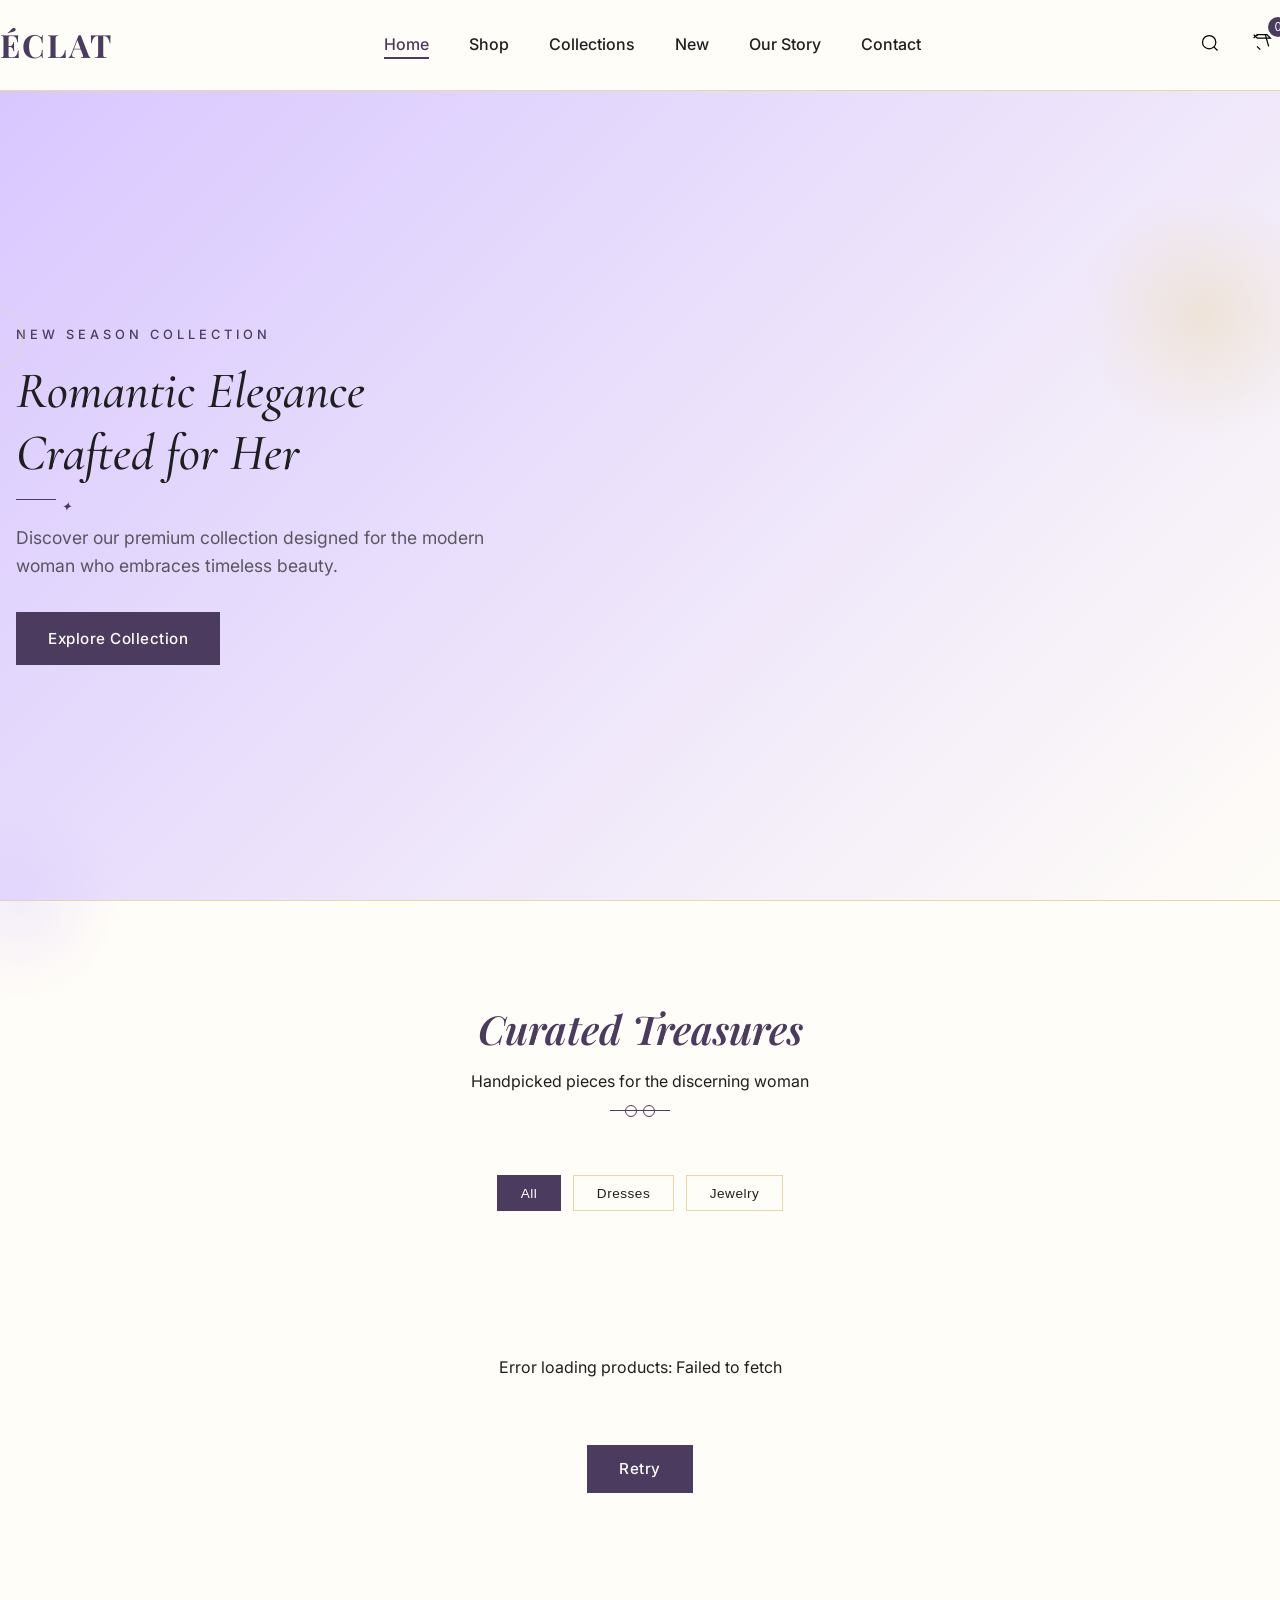
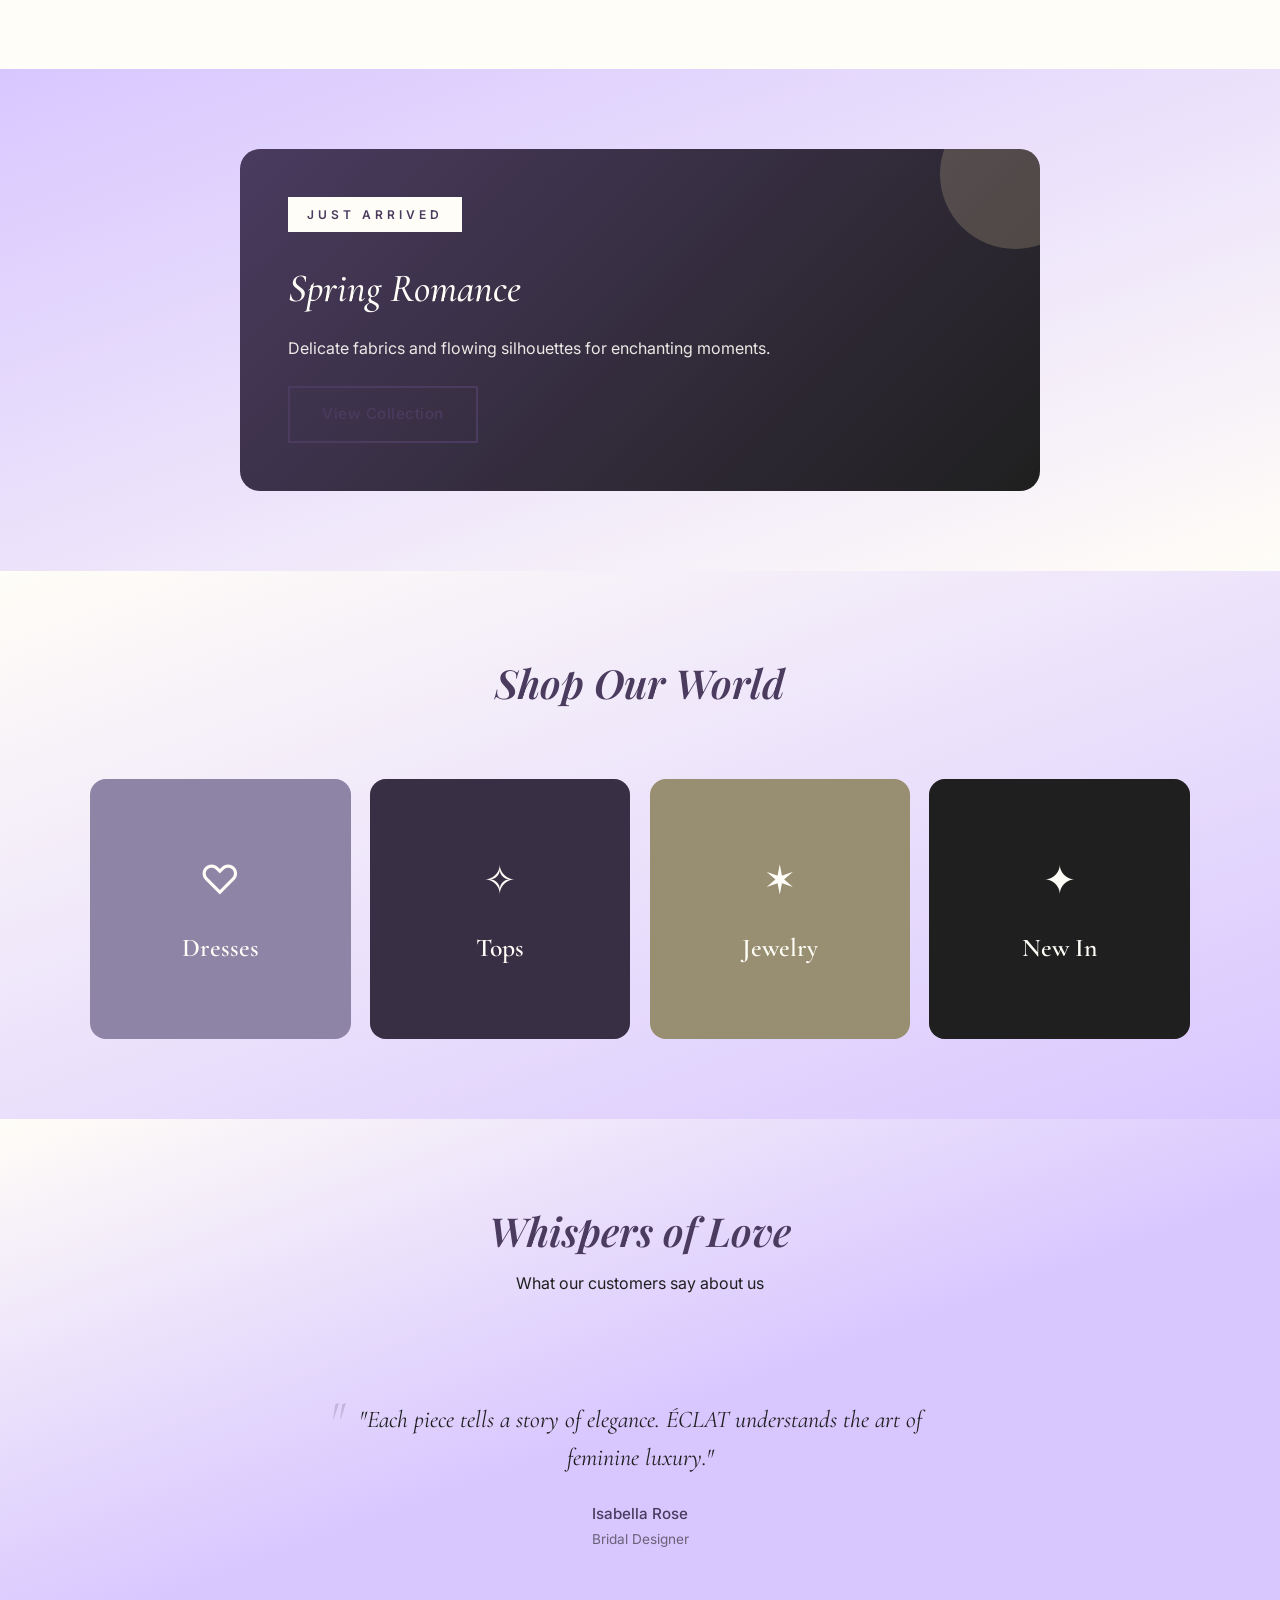
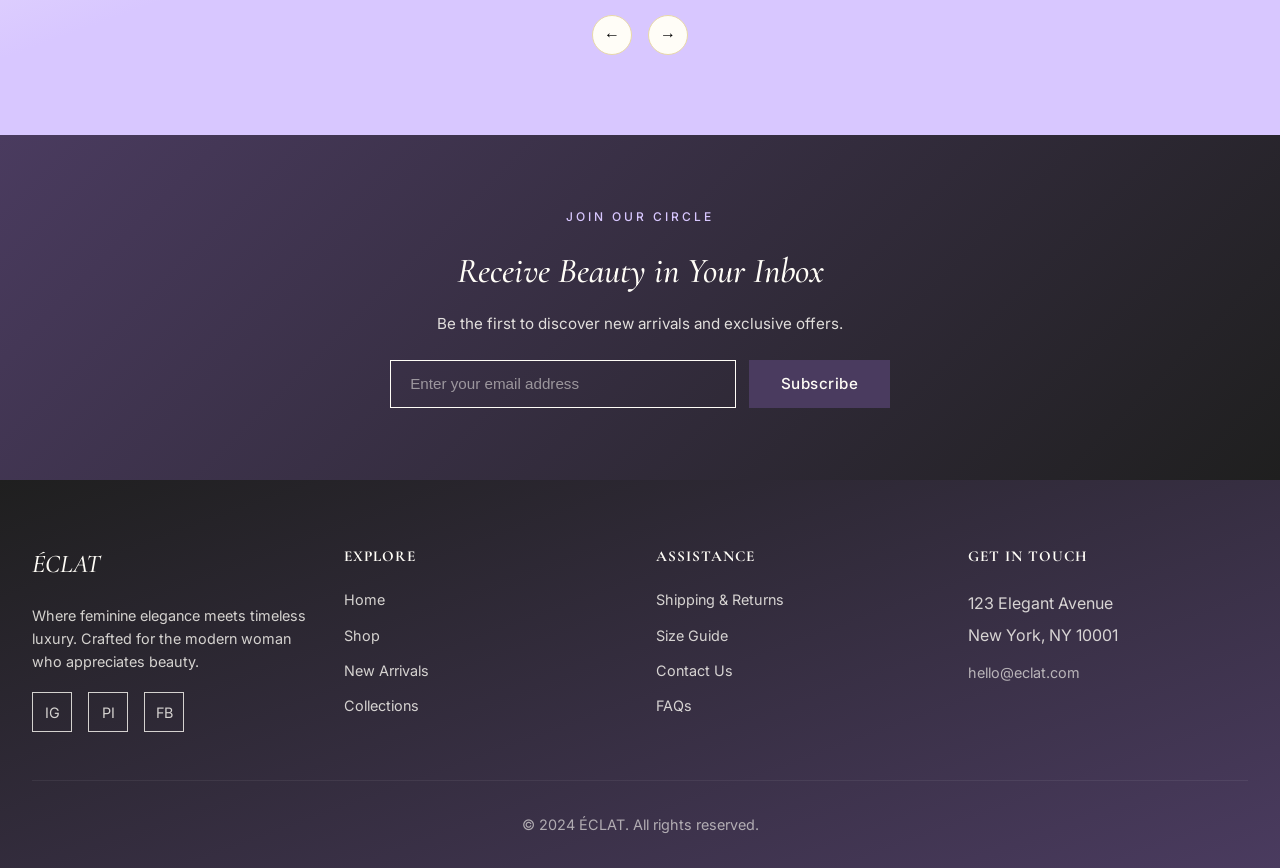
<file: AI-code/index.html>
<!DOCTYPE html>
<html lang="en">
<head>
    <meta charset="UTF-8">
    <meta name="viewport" content="width=device-width, initial-scale=1.0">
    <title>ÉCLAT | Feminine Luxury Fashion</title>
    <link rel="preconnect" href="https://fonts.googleapis.com">
    <link rel="preconnect" href="https://fonts.gstatic.com" crossorigin>
    <link href="https://fonts.googleapis.com/css2?family=Playfair+Display:wght@400;500;600;700&family=Cormorant+Garamond:wght@400;500;600&family=Inter:wght@300;400;500;600&display=swap" rel="stylesheet">
    <link rel="stylesheet" href="css/style.css">
</head>
<body>
    <nav class="navbar">
        <div class="nav-container">
            <a href="#" class="logo">ÉCLAT</a>
            <ul class="nav-menu">
                <li><a href="#home" class="nav-link active">Home</a></li>
                <li><a href="#featured" class="nav-link">Shop</a></li>
                <li><a href="#collections" class="nav-link">Collections</a></li>
                <li><a href="#new" class="nav-link">New</a></li>
                <li><a href="#about" class="nav-link">Our Story</a></li>
                <li><a href="#contact" class="nav-link">Contact</a></li>
            </ul>
            <div class="nav-actions">
                <button class="search-btn" aria-label="Search">
                    <svg width="20" height="20" viewBox="0 0 24 24" fill="none" stroke="currentColor" stroke-width="1.5"><circle cx="11" cy="11" r="8"/><path d="m21 21-4.35-4.35"/></svg>
                </button>
                <button class="cart-btn" aria-label="Shopping Cart">
                    <svg width="20" height="20" viewBox="0 0 24 24" fill="none" stroke="currentColor" stroke-width="1.5"><path d="M6 2 2 6"/><path d="M2 2l4 4"/><path d="M6 2h12l4 4H6"/><path d="M6 16l4 4"/><path d="M16 2l4 14"/><path d="M6 2v2"/></svg>
                    <span class="cart-count">0</span>
                </button>
                <button class="menu-toggle" aria-label="Menu">
                    <span></span>
                    <span></span>
                    <span></span>
                </button>
            </div>
        </div>
        <div class="search-overlay">
            <div class="search-container">
                <input type="search" placeholder="Search our collection..." class="search-input">
                <button class="search-close" aria-label="Close Search">×</button>
            </div>
        </div>
    </nav>

    <header id="home" class="hero">
        <div class="hero-content">
            <span class="hero-subtitle">New Season Collection</span>
            <h1 class="hero-title">Romantic Elegance<br>Crafted for Her</h1>
            <p class="hero-text">Discover our premium collection designed for the modern woman who embraces timeless beauty.</p>
            <a href="#featured" class="btn btn-primary">Explore Collection</a>
        </div>
    </header>

    <section id="featured" class="section featured-section">
        <div class="container">
            <div class="section-header">
                <h2>Curated Treasures</h2>
                <p>Handpicked pieces for the discerning woman</p>
                <div class="decorative-line"></div>
            </div>
            <div class="filters">
                <button class="filter-btn active" data-category="all">All</button>
                <button class="filter-btn" data-category="women's clothing">Dresses</button>
                <button class="filter-btn" data-category="jewelery">Jewelry</button>
            </div>
            <div class="products-loader">
                <div class="spinner"></div>
            </div>
            <div class="products-grid"></div>
        </div>
    </section>

    <section id="new" class="section new-section">
        <div class="container">
            <div class="new-collection">
                <div class="new-content">
                    <span class="new-badge">Just Arrived</span>
                    <h2>Spring Romance</h2>
                    <p>Delicate fabrics and flowing silhouettes for enchanting moments.</p>
                    <a href="#featured" class="btn btn-outline">View Collection</a>
                </div>
            </div>
        </div>
    </section>

    <section id="collections" class="section categories-section">
        <div class="container">
            <div class="section-header">
                <h2>Shop Our World</h2>
            </div>
            <div class="categories-grid">
                <a href="#featured" class="category-card" data-category="women's clothing">
                    <div class="category-overlay">
                        <span class="category-icon">♡</span>
                        <h3>Dresses</h3>
                    </div>
                </a>
                <a href="#featured" class="category-card" data-category="women's clothing">
                    <div class="category-overlay">
                        <span class="category-icon">✧</span>
                        <h3>Tops</h3>
                    </div>
                </a>
                <a href="#featured" class="category-card" data-category="jewelery">
                    <div class="category-overlay">
                        <span class="category-icon">✶</span>
                        <h3>Jewelry</h3>
                    </div>
                </a>
                <a href="#featured" class="category-card" data-category="electronics">
                    <div class="category-overlay">
                        <span class="category-icon">✦</span>
                        <h3>New In</h3>
                    </div>
                </a>
            </div>
        </div>
    </section>

    <section class="section testimonials-section">
        <div class="container">
            <div class="section-header">
                <h2>Whispers of Love</h2>
                <p>What our customers say about us</p>
            </div>
            <div class="testimonials-slider">
                <div class="testimonial active">
                    <p class="testimonial-text">"Each piece tells a story of elegance. ÉCLAT understands the art of feminine luxury."</p>
                    <div class="testimonial-author">
                        <strong>Isabella Rose</strong>
                        <span>Bridal Designer</span>
                    </div>
                </div>
                <div class="testimonial">
                    <p class="testimonial-text">"The craftsmanship is divine. Every detail whispers sophistication and grace."</p>
                    <div class="testimonial-author">
                        <strong>Amélie Laurent</strong>
                        <span>Fashion Editor</span>
                    </div>
                </div>
                <div class="testimonial">
                    <p class="testimonial-text">"I feel like poetry in motion wearing ÉCLAT. Pure magic in every stitch."</p>
                    <div class="testimonial-author">
                        <strong>Charlotte Belle</strong>
                        <span>Luxury Consultant</span>
                    </div>
                </div>
                <div class="testimonial-controls">
                    <button class="testimonial-btn prev" aria-label="Previous">←</button>
                    <button class="testimonial-btn next" aria-label="Next">→</button>
                </div>
            </div>
        </div>
    </section>

    <section class="section newsletter-section">
        <div class="container">
            <div class="newsletter-content">
                <span class="newsletter-badge">Join Our Circle</span>
                <h2>Receive Beauty in Your Inbox</h2>
                <p>Be the first to discover new arrivals and exclusive offers.</p>
                <form class="newsletter-form">
                    <input type="email" placeholder="Enter your email address" required>
                    <button type="submit" class="btn btn-primary">Subscribe</button>
                </form>
            </div>
        </div>
    </section>

    <footer id="contact" class="footer">
        <div class="container">
            <div class="footer-grid">
                <div class="footer-col">
                    <h3>ÉCLAT</h3>
                    <p>Where feminine elegance meets timeless luxury. Crafted for the modern woman who appreciates beauty.</p>
                    <div class="social-links">
                        <a href="#" aria-label="Instagram">IG</a>
                        <a href="#" aria-label="Pinterest">PI</a>
                        <a href="#" aria-label="Facebook">FB</a>
                    </div>
                </div>
                <div class="footer-col">
                    <h4>Explore</h4>
                    <ul>
                        <li><a href="#home">Home</a></li>
                        <li><a href="#featured">Shop</a></li>
                        <li><a href="#new">New Arrivals</a></li>
                        <li><a href="#collections">Collections</a></li>
                    </ul>
                </div>
                <div class="footer-col">
                    <h4>Assistance</h4>
                    <ul>
                        <li><a href="#">Shipping & Returns</a></li>
                        <li><a href="#">Size Guide</a></li>
                        <li><a href="#">Contact Us</a></li>
                        <li><a href="#">FAQs</a></li>
                    </ul>
                </div>
                <div class="footer-col">
                    <h4>Get in Touch</h4>
                    <address>
                        123 Elegant Avenue<br>
                        New York, NY 10001<br>
                        <a href="mailto:hello@eclat.com">hello@eclat.com</a>
                    </address>
                </div>
            </div>
            <div class="footer-bottom">
                <p>&copy; 2024 ÉCLAT. All rights reserved.</p>
            </div>
        </div>
    </footer>

    <div class="cart-sidebar">
        <div class="cart-header">
            <h3>Your Collection</h3>
            <button class="cart-close" aria-label="Close Cart">×</button>
        </div>
        <div class="cart-items"></div>
        <div class="cart-footer">
            <div class="cart-total">
                <span>Total:</span>
                <span class="total-amount">$0.00</span>
            </div>
            <button class="btn btn-primary checkout-btn">Complete Purchase</button>
        </div>
    </div>

    <script type="module" src="js/main.js"></script>
</body>
</html>
</file>
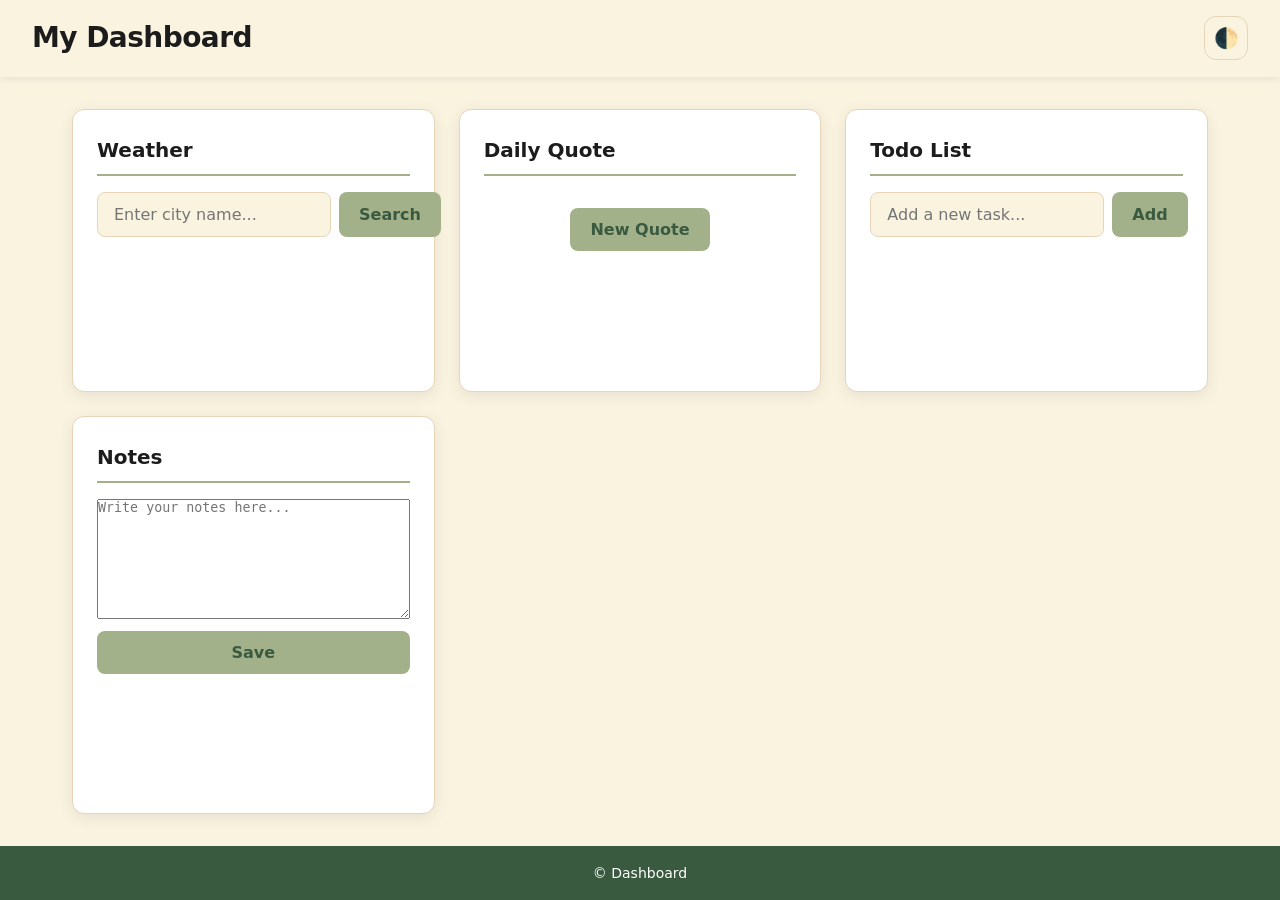
<file: dashboard/index.html>
<!DOCTYPE html>
<html lang="en">
<head>
    <meta charset="UTF-8">
    <meta name="viewport" content="width=device-width, initial-scale=1.0">
    <title>Dashboard</title>
    <link rel="stylesheet" href="css/style.css">
</head>
<body>
    <header class="site-header">
        <h1>My Dashboard</h1>
        <button id="theme-toggle" aria-label="Toggle theme">
            <span class="icon">🌓</span>
        </button>
    </header>

    <main class="container">
        <section class="card" id="weather-card">
            <h2>Weather</h2>
            <div class="card-content">
                <form id="weather-form" class="inline-form">
                    <label for="weather-city" class="sr-only">City</label>
                    <input type="text" id="weather-city" placeholder="Enter city name..." required>
                    <button type="submit">Search</button>
                </form>
                <div id="weather-content"></div>
            </div>
        </section>

        <section class="card" id="quote-card">
            <h2>Daily Quote</h2>
            <div class="card-content">
                <div id="quote-content"></div>
                <button id="new-quote" class="secondary-btn">New Quote</button>
            </div>
        </section>

        <section class="card" id="todo-card">
            <h2>Todo List</h2>
            <div class="card-content">
                <form id="todo-form" class="inline-form">
                    <label for="todo-input" class="sr-only">New task</label>
                    <input type="text" id="todo-input" placeholder="Add a new task..." required>
                    <button type="submit">Add</button>
                </form>
                <ul id="todo-list" class="todo-list"></ul>
            </div>
        </section>

        <section class="card" id="notes-card">
            <h2>Notes</h2>
            <div class="card-content">
                <textarea id="notes-textarea" placeholder="Write your notes here..." rows="5"></textarea>
                <button id="save-notes" class="secondary-btn">Save</button>
            </div>
        </section>
    </main>

    <footer class="site-footer">
        <p>&copy; <span id="year"></span> Dashboard</p>
    </footer>

    <script type="module" src="js/main.js"></script>
</body>
</html>
</file>
<file: AI-code/css/style.css>
:root {
    --soft-lavender: #D8C7FF;
    --champagne-gold: #E8D8A8;
    --ivory: #FFFDF7;
    --deep-plum: #4A3B5F;
    --charcoal: #1F1F1F;
    --shadow-sm: 0 2px 8px rgba(31, 31, 31, 0.08);
    --shadow-md: 0 4px 20px rgba(31, 31, 31, 0.12);
}

* {
    margin: 0;
    padding: 0;
    box-sizing: border-box;
}

html {
    scroll-behavior: smooth;
}

body {
    font-family: 'Inter', -apple-system, BlinkMacSystemFont, sans-serif;
    background-color: var(--ivory);
    color: var(--charcoal);
    line-height: 1.6;
    overflow-x: hidden;
}

img {
    max-width: 100%;
    display: block;
}

a {
    text-decoration: none;
    color: inherit;
}

.container {
    max-width: 1400px;
    margin: 0 auto;
    padding: 0 2rem;
}

.section {
    padding: 6rem 0;
}

.section-header {
    text-align: center;
    margin-bottom: 4rem;
    position: relative;
}

.section-header h2 {
    font-family: 'Playfair Display', serif;
    font-size: 2.5rem;
    font-weight: 600;
    color: var(--deep-plum);
    margin-bottom: 0.5rem;
    font-style: italic;
}

.decorative-line {
    width: 60px;
    height: 1px;
    background: var(--deep-plum);
    margin: 1rem auto;
    position: relative;
}

.decorative-line::before,
.decorative-line::after {
    content: '';
    position: absolute;
    width: 10px;
    height: 10px;
    border: 1px solid var(--deep-plum);
    border-radius: 50%;
    top: -5px;
}

.decorative-line::before {
    left: 25%;
}

.decorative-line::after {
    right: 25%;
}

.btn {
    display: inline-block;
    padding: 0.9rem 2rem;
    border: none;
    cursor: pointer;
    font-family: 'Inter', sans-serif;
    font-weight: 500;
    font-size: 0.95rem;
    letter-spacing: 0.5px;
    border-radius: 0;
}

.btn-primary {
    background-color: var(--deep-plum);
    color: var(--ivory);
}

.btn-primary:hover {
    background-color: var(--charcoal);
}

.btn-outline {
    background-color: transparent;
    border: 2px solid var(--deep-plum);
    color: var(--deep-plum);
}

.btn-outline:hover {
    background-color: var(--deep-plum);
    color: var(--ivory);
}

.navbar {
    position: sticky;
    top: 0;
    background-color: var(--ivory);
    backdrop-filter: blur(10px);
    z-index: 1000;
    padding: 1.2rem 0;
    border-bottom: 1px solid var(--champagne-gold);
}

.nav-container {
    display: flex;
    justify-content: space-between;
    align-items: center;
}

.logo {
    font-family: 'Playfair Display', serif;
    font-size: 2rem;
    font-weight: 700;
    color: var(--deep-plum);
    letter-spacing: 2px;
}

.nav-menu {
    display: flex;
    list-style: none;
    gap: 2.5rem;
}

.nav-link {
    font-weight: 500;
    color: var(--charcoal);
    position: relative;
}

.nav-link:hover,
.nav-link.active {
    color: var(--deep-plum);
}

.nav-link::after {
    content: '';
    position: absolute;
    bottom: -5px;
    left: 0;
    width: 0;
    height: 2px;
    background-color: var(--deep-plum);
}

.nav-link:hover::after,
.nav-link.active::after {
    width: 100%;
}

.nav-actions {
    display: flex;
    gap: 1rem;
    align-items: center;
}

.search-btn,
.cart-btn,
.menu-toggle {
    background: none;
    border: none;
    cursor: pointer;
    padding: 0.5rem;
    position: relative;
}

.cart-count {
    position: absolute;
    top: -8px;
    right: -8px;
    background-color: var(--deep-plum);
    color: var(--ivory);
    font-size: 0.75rem;
    width: 20px;
    height: 20px;
    border-radius: 50%;
    display: flex;
    align-items: center;
    justify-content: center;
}

.menu-toggle {
    display: none;
    flex-direction: column;
    gap: 5px;
}

.menu-toggle span {
    width: 25px;
    height: 2px;
    background-color: var(--charcoal);
}

.search-overlay {
    position: fixed;
    top: 0;
    left: 0;
    width: 100%;
    height: 100%;
    background-color: rgba(31, 31, 31, 0.95);
    display: flex;
    align-items: center;
    justify-content: center;
    opacity: 0;
    visibility: hidden;
    z-index: 2000;
}

.search-overlay.active {
    opacity: 1;
    visibility: visible;
}

.search-container {
    display: flex;
    gap: 1rem;
    width: 90%;
    max-width: 600px;
}

.search-input {
    flex: 1;
    padding: 1.5rem;
    font-size: 1.5rem;
    border: none;
    border-bottom: 2px solid var(--champagne-gold);
    background: transparent;
    color: var(--ivory);
    outline: none;
}

.search-close {
    font-size: 2rem;
    color: var(--ivory);
    background: none;
    border: none;
    cursor: pointer;
}

.hero {
    height: 90vh;
    background: linear-gradient(135deg, var(--soft-lavender) 0%, var(--ivory) 100%);
    display: flex;
    align-items: center;
    position: relative;
    border-bottom: 1px solid var(--champagne-gold);
}

.hero::before {
    content: '';
    position: absolute;
    top: 100px;
    right: -50px;
    width: 250px;
    height: 250px;
    background: radial-gradient(circle, var(--champagne-gold) 0%, transparent 70%);
    opacity: 0.4;
    border-radius: 50%;
}

.hero::after {
    content: '';
    position: absolute;
    bottom: -100px;
    left: -80px;
    width: 200px;
    height: 200px;
    background: radial-gradient(circle, var(--soft-lavender) 0%, transparent 70%);
    opacity: 0.3;
    border-radius: 50%;
}

.hero-content {
    max-width: 500px;
    padding: 0 1rem;
    position: relative;
}

.hero-content::before {
    content: '';
    position: absolute;
    top: -20px;
    left: -40px;
    width: 60px;
    height: 60px;
    border: 2px solid var(--champagne-gold);
    border-radius: 50%;
    opacity: 0.3;
}

.hero-subtitle {
    font-size: 0.8rem;
    letter-spacing: 4px;
    text-transform: uppercase;
    color: var(--deep-plum);
    margin-bottom: 1rem;
    display: block;
    font-weight: 500;
    font-family: 'Inter', sans-serif;
}

.hero-title {
    font-family: 'Cormorant Garamond', serif;
    font-size: 3.2rem;
    font-weight: 500;
    color: var(--charcoal);
    line-height: 1.2;
    margin-bottom: 1.5rem;
    font-style: italic;
    position: relative;
    padding-bottom: 1rem;
}

.hero-title::after {
    content: '';
    position: absolute;
    bottom: 0;
    left: 0;
    width: 40px;
    height: 1px;
    background: var(--deep-plum);
}

.hero-title::before {
    content: '✦';
    position: absolute;
    bottom: -15px;
    left: 45px;
    color: var(--deep-plum);
    font-size: 0.8rem;
}

.hero-text {
    font-size: 1.1rem;
    color: var(--charcoal);
    margin-bottom: 2rem;
    opacity: 0.7;
    font-family: 'Inter', sans-serif;
}

.products-grid {
    display: grid;
    grid-template-columns: repeat(auto-fill, minmax(260px, 1fr));
    gap: 1.5rem;
    margin-top: 2rem;
}

.product-card {
    background-color: var(--ivory);
    border-radius: 12px;
    overflow: hidden;
    box-shadow: var(--shadow-sm);
}

.product-card:hover {
    box-shadow: var(--shadow-md);
}

.product-image {
    aspect-ratio: 1;
    background-color: var(--soft-lavender);
    display: flex;
    align-items: center;
    justify-content: center;
    overflow: hidden;
}

.product-image img {
    width: 100%;
    height: 100%;
    object-fit: cover;
}

.product-info {
    padding: 1.2rem;
}

.product-title {
    font-family: 'Cormorant Garamond', serif;
    font-size: 1.1rem;
    font-weight: 500;
    margin-bottom: 0.3rem;
    color: var(--charcoal);
}

.product-price {
    font-size: 1rem;
    color: var(--deep-plum);
    font-weight: 600;
    margin-bottom: 1rem;
}

.quick-view {
    background: none;
    border: 1px solid var(--deep-plum);
    color: var(--deep-plum);
    padding: 0.6rem 1.5rem;
    font-size: 0.85rem;
}

.quick-view:hover {
    background-color: var(--deep-plum);
    color: var(--ivory);
}

.add-to-cart {
    background: none;
    border: none;
    color: var(--deep-plum);
    font-weight: 500;
    cursor: pointer;
    padding: 0.5rem 0;
    width: 100%;
}

.add-to-cart:hover {
    color: var(--charcoal);
}

.filters {
    display: flex;
    justify-content: center;
    gap: 0.8rem;
    flex-wrap: wrap;
    margin-bottom: 2rem;
}

.filter-btn {
    padding: 0.6rem 1.4rem;
    background: var(--ivory);
    border: 1px solid var(--champagne-gold);
    color: var(--charcoal);
    cursor: pointer;
    font-weight: 500;
    font-size: 0.85rem;
    letter-spacing: 0.5px;
}

.filter-btn:hover,
.filter-btn.active {
    background-color: var(--deep-plum);
    color: var(--ivory);
    border-color: var(--deep-plum);
}

.spinner {
    width: 40px;
    height: 40px;
    border: 2px solid var(--soft-lavender);
    border-top-color: var(--deep-plum);
    border-radius: 50%;
    margin: 0 auto;
}

.products-loader {
    text-align: center;
    padding: 3rem 0;
}

.error-message {
    text-align: center;
    padding: 4rem 0;
    color: var(--charcoal);
}

.error-message button {
    margin-top: 1rem;
}

.new-section {
    background: linear-gradient(160deg, var(--soft-lavender) 0%, var(--ivory) 100%);
    padding: 5rem 0;
}

.new-collection {
    background: linear-gradient(135deg, var(--deep-plum) 0%, var(--charcoal) 100%);
    padding: 3rem;
    border-radius: 20px;
    max-width: 800px;
    margin: 0 auto;
    position: relative;
    overflow: hidden;
}

.new-collection::before {
    content: '';
    position: absolute;
    top: -50px;
    right: -50px;
    width: 150px;
    height: 150px;
    background: var(--champagne-gold);
    opacity: 0.2;
    border-radius: 50%;
}

.new-content {
    color: var(--ivory);
    max-width: 500px;
    position: relative;
    z-index: 1;
}

.new-badge {
    font-size: 0.75rem;
    letter-spacing: 4px;
    text-transform: uppercase;
    background-color: var(--ivory);
    color: var(--deep-plum);
    padding: 0.5rem 1.2rem;
    display: inline-block;
    margin-bottom: 1.5rem;
    font-weight: 600;
}

.new-content h2 {
    font-family: 'Cormorant Garamond', serif;
    font-size: 2.5rem;
    margin-bottom: 1rem;
    font-style: italic;
    font-weight: 500;
}

.new-content p {
    font-size: 1rem;
    margin-bottom: 1.5rem;
    opacity: 0.9;
    font-family: 'Inter', sans-serif;
}

.categories-section {
    background: linear-gradient(160deg, var(--ivory) 0%, var(--soft-lavender) 100%);
    padding: 5rem 0;
}

.categories-grid {
    display: grid;
    grid-template-columns: repeat(4, 1fr);
    gap: 1.2rem;
    max-width: 1100px;
    margin: 0 auto;
}

.category-card {
    aspect-ratio: 1;
    background-size: cover;
    background-position: center;
    border-radius: 16px;
    overflow: hidden;
    position: relative;
    text-decoration: none;
}

.category-card:nth-child(1) { background-color: var(--soft-lavender); }
.category-card:nth-child(2) { background-color: var(--deep-plum); }
.category-card:nth-child(3) { background-color: var(--champagne-gold); }
.category-card:nth-child(4) { background-color: var(--charcoal); }

.category-overlay {
    position: absolute;
    top: 0;
    left: 0;
    width: 100%;
    height: 100%;
    background-color: rgba(31, 31, 31, 0.4);
    display: flex;
    flex-direction: column;
    align-items: center;
    justify-content: center;
    gap: 1rem;
}

.category-card:hover .category-overlay {
    background-color: rgba(31, 31, 31, 0.6);
}

.category-icon {
    font-size: 2.5rem;
    color: var(--ivory);
}

.category-overlay h3 {
    color: var(--ivory);
    font-family: 'Cormorant Garamond', serif;
    font-size: 1.6rem;
    font-weight: 600;
}

.testimonials-section {
    background: linear-gradient(160deg, var(--ivory) 0%, var(--soft-lavender) 50%);
    padding: 5rem 0;
}

.testimonials-slider {
    position: relative;
    max-width: 650px;
    margin: 0 auto;
    text-align: center;
}

.testimonial {
    display: none;
    padding: 2.5rem 1.5rem;
}

.testimonial.active {
    display: block;
}

.testimonial-text {
    font-family: 'Cormorant Garamond', serif;
    font-size: 1.5rem;
    font-style: italic;
    color: var(--charcoal);
    margin-bottom: 1.5rem;
    line-height: 1.6;
    position: relative;
    padding: 0 1rem;
}

.testimonial-text::before {
    content: '"';
    font-size: 3rem;
    color: var(--deep-plum);
    opacity: 0.2;
    position: absolute;
    top: -20px;
    left: -10px;
}

.testimonial-author strong {
    display: block;
    color: var(--deep-plum);
    font-size: 0.95rem;
    font-style: normal;
    font-family: 'Inter', sans-serif;
    font-weight: 500;
}

.testimonial-author span {
    font-size: 0.85rem;
    color: var(--charcoal);
    opacity: 0.6;
}

.testimonial-controls {
    display: flex;
    justify-content: center;
    gap: 1rem;
    margin-top: 1.5rem;
}

.testimonial-btn {
    background: var(--ivory);
    border: 1px solid var(--champagne-gold);
    width: 40px;
    height: 40px;
    font-size: 1rem;
    cursor: pointer;
    border-radius: 50%;
}

.testimonial-btn:hover {
    background-color: var(--deep-plum);
    color: var(--ivory);
    border-color: var(--deep-plum);
}

.newsletter-section {
    background: linear-gradient(135deg, var(--deep-plum) 0%, var(--charcoal) 100%);
    color: var(--ivory);
    padding: 4.5rem 0;
}

.newsletter-content {
    text-align: center;
    max-width: 500px;
    margin: 0 auto;
}

.newsletter-badge {
    font-size: 0.75rem;
    letter-spacing: 3px;
    text-transform: uppercase;
    color: var(--soft-lavender);
    margin-bottom: 1rem;
    display: block;
    font-weight: 500;
}

.newsletter-content h2 {
    font-family: 'Cormorant Garamond', serif;
    font-size: 2.2rem;
    margin-bottom: 0.8rem;
    font-style: italic;
    font-weight: 500;
}

.newsletter-content p {
    margin-bottom: 1.5rem;
    opacity: 0.85;
    font-size: 0.95rem;
}

.newsletter-form {
    display: flex;
    gap: 0.8rem;
}

.newsletter-form input {
    flex: 1;
    padding: 0.9rem 1.2rem;
    border: 1px solid var(--ivory);
    font-size: 0.95rem;
    outline: none;
    background: transparent;
    color: var(--ivory);
}

.newsletter-form input::placeholder {
    color: var(--ivory);
    opacity: 0.5;
}

.footer {
    background: linear-gradient(160deg, var(--charcoal) 0%, var(--deep-plum) 100%);
    color: var(--ivory);
    padding: 4rem 0 2rem;
}

.footer-grid {
    display: grid;
    grid-template-columns: repeat(4, 1fr);
    gap: 2rem;
}

.footer-col h3,
.footer-col h4 {
    font-family: 'Cormorant Garamond', serif;
    margin-bottom: 1.2rem;
    color: var(--ivory);
}

.footer-col h3 {
    font-size: 1.6rem;
    font-style: italic;
    font-weight: 500;
}

.footer-col h4 {
    font-size: 0.95rem;
    letter-spacing: 1px;
    text-transform: uppercase;
}

.footer-col p {
    opacity: 0.8;
    margin-bottom: 1.2rem;
    line-height: 1.6;
    font-size: 0.9rem;
}

.footer-col ul {
    list-style: none;
}

.footer-col li {
    margin-bottom: 0.6rem;
}

.footer-col a {
    opacity: 0.8;
    font-size: 0.9rem;
}

.footer-col a:hover {
    opacity: 1;
    color: var(--soft-lavender);
}

.social-links {
    display: flex;
    gap: 1rem;
}

.social-links a {
    width: 40px;
    height: 40px;
    border: 1px solid var(--ivory);
    display: flex;
    align-items: center;
    justify-content: center;
}

.social-links a:hover {
    background-color: var(--ivory);
    color: var(--charcoal);
}

address {
    font-style: normal;
    line-height: 2;
    opacity: 0.8;
}

address a {
    display: block;
    margin-top: 0.5rem;
}

.footer-bottom {
    text-align: center;
    margin-top: 3rem;
    padding-top: 2rem;
    border-top: 1px solid rgba(255, 255, 255, 0.1);
    opacity: 0.6;
    font-size: 0.9rem;
}

.cart-sidebar {
    position: fixed;
    top: 0;
    right: -100%;
    width: 100%;
    max-width: 380px;
    height: 100vh;
    background-color: var(--ivory);
    z-index: 3000;
    display: flex;
    flex-direction: column;
    box-shadow: -5px 0 30px rgba(31, 31, 31, 0.15);
    border-left: 3px solid var(--champagne-gold);
}

.cart-sidebar.active {
    right: 0;
}

.cart-header {
    display: flex;
    justify-content: space-between;
    align-items: center;
    padding: 1.2rem 1.5rem;
    border-bottom: 1px solid var(--champagne-gold);
}

.cart-header h3 {
    font-family: 'Cormorant Garamond', serif;
    color: var(--deep-plum);
    font-size: 1.3rem;
    font-style: italic;
}

.cart-close {
    background: none;
    border: none;
    font-size: 2rem;
    cursor: pointer;
    color: var(--charcoal);
}

.cart-items {
    flex: 1;
    padding: 1.5rem;
    overflow-y: auto;
}

.cart-item {
    display: flex;
    gap: 1rem;
    margin-bottom: 1.5rem;
    padding-bottom: 1.5rem;
    border-bottom: 1px solid var(--champagne-gold);
}

.cart-item-image {
    width: 80px;
    height: 80px;
    background-color: var(--soft-lavender);
    flex-shrink: 0;
}

.cart-item-details {
    flex: 1;
}

.cart-item-title {
    font-weight: 600;
    margin-bottom: 0.5rem;
    color: var(--charcoal);
}

.cart-item-price {
    color: var(--deep-plum);
    margin-bottom: 0.5rem;
}

.cart-item-remove {
    background: none;
    border: none;
    color: var(--charcoal);
    opacity: 0.6;
    cursor: pointer;
    font-size: 0.9rem;
}

.cart-footer {
    padding: 1.5rem;
    border-top: 1px solid var(--champagne-gold);
}

.cart-total {
    display: flex;
    justify-content: space-between;
    font-size: 1.3rem;
    font-weight: 600;
    margin-bottom: 1.5rem;
    color: var(--deep-plum);
}

.checkout-btn {
    width: 100%;
}

@media (max-width: 992px) {
    .hero-title {
        font-size: 3rem;
    }

    .categories-grid {
        grid-template-columns: repeat(2, 1fr);
    }

    .footer-grid {
        grid-template-columns: repeat(2, 1fr);
    }
}

@media (max-width: 768px) {
    .menu-toggle {
        display: flex;
    }

    .nav-menu {
        position: fixed;
        top: 70px;
        left: -100%;
        flex-direction: column;
        background-color: var(--ivory);
        width: 100%;
        text-align: center;
        padding: 2rem 0;
        gap: 1.5rem;
        box-shadow: 0 5px 15px rgba(31, 31, 31, 0.1);
    }

    .nav-menu.active {
        left: 0;
    }

    .hero-title {
        font-size: 2.5rem;
    }

    .hero {
        height: 80vh;
    }

    .section {
        padding: 4rem 0;
    }

    .new-collection {
        padding: 2.5rem;
    }

    .new-content h2 {
        font-size: 2rem;
    }

    .testimonial-text {
        font-size: 1.3rem;
    }

    .newsletter-form {
        flex-direction: column;
    }
}

@media (max-width: 576px) {
    .container {
        padding: 0 1.5rem;
    }

    .hero-title {
        font-size: 2rem;
    }

    .hero-text {
        font-size: 1rem;
    }

    .section-header h2 {
        font-size: 2rem;
    }

    .categories-grid {
        grid-template-columns: 1fr;
        gap: 1rem;
    }

    .footer-grid {
        grid-template-columns: 1fr;
        gap: 2rem;
    }
}
</file>
<file: dashboard/css/style.css>
:root {
    --bg-primary: #FAF3E0;
    --bg-card: #ffffff;
    --primary: #A3B18A;
    --accent: #3A5A40;
    --text-primary: #1C1C1C;
    --text-secondary: #555555;
    --border: #E6D5B8;
    --shadow: rgba(0, 0, 0, 0.08);
    --radius: 12px;
}

[data-theme="dark"] {
    --bg-primary: #1C1C1C;
    --bg-card: #3A5A40;
    --text-primary: #FAF3E0;
    --text-secondary: #c4b998;
    --border: #4a7c59;
    --shadow: rgba(0, 0, 0, 0.3);
    --header-bg: #1C1C1C;
    --header-text: #FAF3E0;
    --btn-bg: #A3B18A;
    --btn-text: #1C1C1C;
}

*,
*::before,
*::after {
    box-sizing: border-box;
    margin: 0;
    padding: 0;
}

html {
    font-size: 16px;
}

body {
    font-family: system-ui, -apple-system, BlinkMacSystemFont, "Segoe UI", Roboto, sans-serif;
    line-height: 1.6;
    color: var(--text-primary);
    background-color: var(--bg-primary);
    min-height: 100vh;
    display: flex;
    flex-direction: column;
}

.site-header {
    background-color: var(--header-bg);
    color: var(--header-text);
    padding: 1rem 2rem;
    display: flex;
    justify-content: space-between;
    align-items: center;
    box-shadow: 0 2px 8px var(--shadow);
    position: sticky;
    top: 0;
    z-index: 10;
}

.site-header h1 {
    font-size: 1.75rem;
    font-weight: 700;
    letter-spacing: -0.02em;
}

#theme-toggle {
    background: var(--btn-bg);
    border: 1px solid var(--border);
    border-radius: var(--radius);
    width: 44px;
    height: 44px;
    cursor: pointer;
    font-size: 1.25rem;
    display: flex;
    align-items: center;
    justify-content: center;
    color: var(--btn-text);
}

#theme-toggle:hover {
    filter: brightness(0.9);
}

.container {
    flex: 1;
    max-width: 1200px;
    margin: 0 auto;
    padding: 2rem;
    display: grid;
    grid-template-columns: repeat(auto-fit, minmax(320px, 1fr));
    gap: 1.5rem;
    width: 100%;
}

.card {
    background-color: var(--bg-card);
    border-radius: var(--radius);
    padding: 1.5rem;
    box-shadow: 0 4px 16px var(--shadow);
    border: 1px solid var(--border);
    display: flex;
    flex-direction: column;
}

.card h2 {
    font-size: 1.25rem;
    font-weight: 600;
    margin-bottom: 1rem;
    color: var(--text-primary);
    border-bottom: 2px solid var(--primary);
    padding-bottom: 0.5rem;
}

.card-content {
    flex: 1;
    display: flex;
    flex-direction: column;
}

.inline-form {
    display: flex;
    gap: 0.5rem;
    margin-bottom: 1rem;
}

.inline-form input,
.inline-form textarea {
    flex: 1;
    padding: 0.75rem 1rem;
    border: 1.5px solid var(--border);
    border-radius: 8px;
    font-size: 1rem;
    background-color: var(--bg-primary);
    color: var(--text-primary);
    font-family: inherit;
    resize: vertical;
}

.inline-form input:focus,
.inline-form textarea:focus {
    outline: none;
    border-color: var(--primary);
    box-shadow: 0 0 0 3px rgba(163, 177, 138, 0.2);
}

.inline-form button,
.secondary-btn {
    padding: 0.75rem 1.25rem;
    background-color: var(--primary);
    color: var(--accent);
    border: none;
    border-radius: 8px;
    font-size: 1rem;
    font-weight: 600;
    cursor: pointer;
    font-family: inherit;
}

.inline-form button:hover,
.secondary-btn:hover {
    background-color: #8fa376;
}

#notes-textarea {
    margin-bottom: 0.75rem;
    min-height: 120px;
}

#weather-content {
    flex: 1;
}

.weather-info {
    text-align: center;
}

.weather-city {
    font-size: 1rem;
    color: var(--text-secondary);
    margin-bottom: 0.25rem;
}

.weather-temp {
    font-size: 3rem;
    font-weight: 700;
    color: var(--text-primary);
    line-height: 1.1;
    margin-bottom: 0.25rem;
}

.weather-condition {
    font-size: 1.1rem;
    color: var(--text-primary);
    margin-bottom: 1rem;
}

.weather-details {
    display: flex;
    justify-content: center;
    gap: 1.5rem;
    font-size: 0.9rem;
    color: var(--text-secondary);
}

.quote {
    text-align: center;
    flex: 1;
    display: flex;
    flex-direction: column;
    justify-content: center;
}

.quote p {
    font-size: 1.1rem;
    font-style: italic;
    color: var(--text-primary);
    margin-bottom: 0.75rem;
    line-height: 1.5;
}

.quote cite {
    font-size: 0.9rem;
    color: var(--text-secondary);
    font-style: normal;
}

#new-quote {
    margin-top: 1rem;
    align-self: center;
}

.todo-list {
    list-style: none;
    flex: 1;
}

.todo-item {
    display: flex;
    justify-content: space-between;
    align-items: center;
    padding: 0.75rem;
    background-color: var(--bg-primary);
    border-radius: 8px;
    margin-bottom: 0.5rem;
    border: 1px solid var(--border);
}

.todo-item.completed {
    opacity: 0.5;
    text-decoration: line-through;
}

.todo-item span {
    flex: 1;
    cursor: pointer;
}

.todo-item button {
    background: none;
    border: none;
    color: #c0392b;
    cursor: pointer;
    font-size: 1.25rem;
    padding: 0 0.5rem;
    line-height: 1;
}

.site-footer {
    background-color: var(--accent);
    color: #fff;
    text-align: center;
    padding: 1rem 2rem;
    font-size: 0.875rem;
    margin-top: auto;
}

.empty-msg {
    color: var(--text-secondary);
    font-style: italic;
    text-align: center;
    padding: 1rem;
}

.sr-only {
    position: absolute;
    width: 1px;
    height: 1px;
    padding: 0;
    margin: -1px;
    overflow: hidden;
    clip: rect(0, 0, 0, 0);
    white-space: nowrap;
    border: 0;
}

@media (max-width: 768px) {
    .site-header {
        padding: 1rem;
    }

    .site-header h1 {
        font-size: 1.5rem;
    }

    .container {
        padding: 1rem;
        grid-template-columns: 1fr;
        gap: 1rem;
    }

    .card {
        padding: 1.25rem;
    }

    .inline-form {
        flex-direction: column;
    }

    .inline-form button {
        width: 100%;
    }

    .secondary-btn {
        width: 100%;
    }
}

@media (max-width: 480px) {
    html {
        font-size: 14px;
    }

    .site-header {
        padding: 0.75rem;
    }

    .container {
        padding: 0.75rem;
    }

    .card {
        padding: 1rem;
    }
}
</file>
